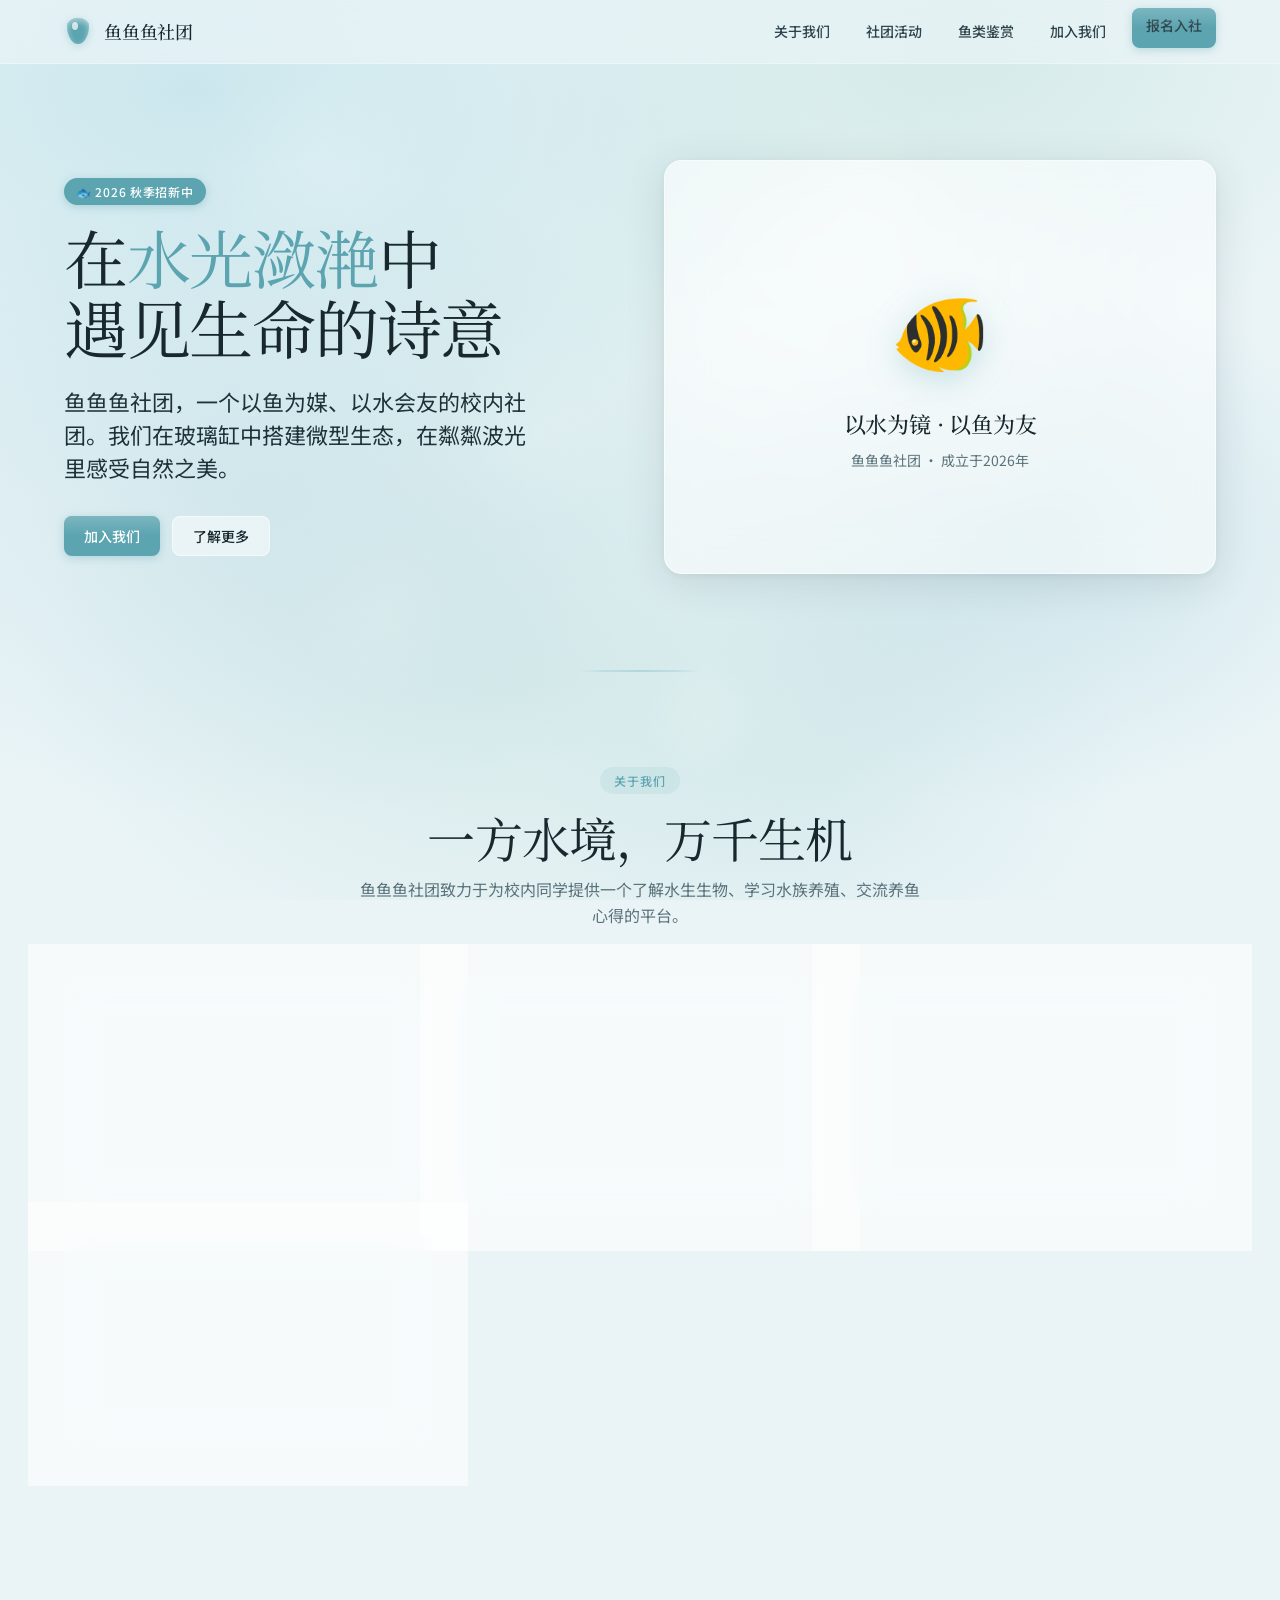
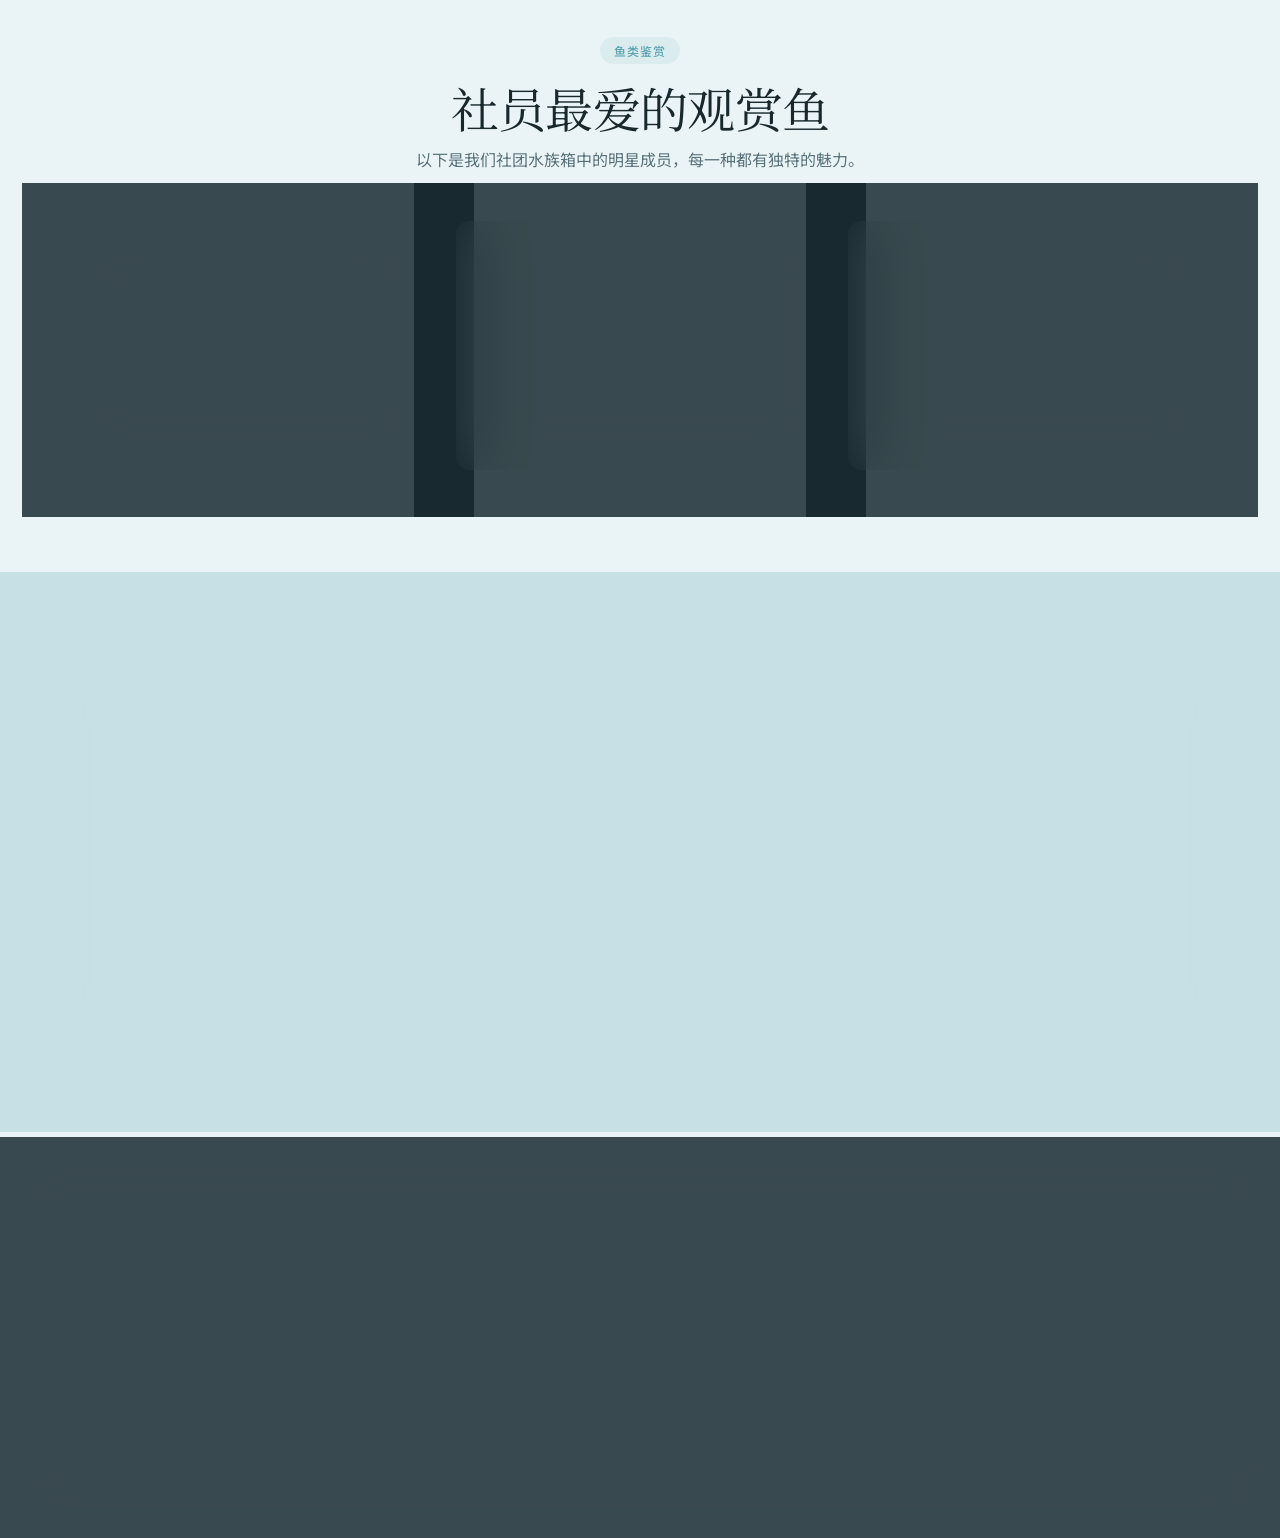
<file: index.html>
<!DOCTYPE html>
<html lang="zh-CN">
<head>
    <meta charset="UTF-8">
    <meta name="viewport" content="width=device-width, initial-scale=1.0">
    <title>鱼鱼鱼社团 — 校内养鱼社团</title>
    <!-- Google Fonts: 衬线标题 + 无衬线正文 -->
    <link rel="preconnect" href="https://fonts.googleapis.com">
    <link rel="preconnect" href="https://fonts.gstatic.com" crossorigin>
    <link href="https://fonts.googleapis.com/css2?family=Noto+Serif+SC:wght@400;500&family=Noto+Sans+SC:wght@400;500&family=Inter:wght@400;500&family=Cormorant+Garamond:ital,wght@0,400;0,500;1,400&display=swap" rel="stylesheet">
    <link href="./index.css" rel="stylesheet">
    <link rel="icon" type="image/png" href="./icon.png">
    <script src="./index.js"></script>
    <!--<script>location.replace("https://hhhawa.github.io/News/newsindex.html")</script>-->
</head>
<body>

    <!-- ========================================
    气泡装饰层
    ======================================== -->
    <div class="bubbles-container" aria-hidden="true">
        <div class="bubble" style="left:8%;width:22px;height:22px;--dur:9s;--delay:0s;--drift1:18px;--drift2:-12px;--drift3:22px;--drift4:-8px;"></div>
        <div class="bubble" style="left:18%;width:14px;height:14px;--dur:11s;--delay:2s;--drift1:-15px;--drift2:20px;--drift3:-10px;--drift4:14px;"></div>
        <div class="bubble" style="left:28%;width:30px;height:30px;--dur:8s;--delay:4s;--drift1:25px;--drift2:-18px;--drift3:15px;--drift4:-22px;"></div>
        <div class="bubble" style="left:42%;width:10px;height:10px;--dur:12s;--delay:1s;--drift1:-8px;--drift2:12px;--drift3:-16px;--drift4:10px;"></div>
        <div class="bubble" style="left:55%;width:18px;height:18px;--dur:10s;--delay:3s;--drift1:20px;--drift2:-14px;--drift3:18px;--drift4:-12px;"></div>
        <div class="bubble" style="left:62%;width:26px;height:26px;--dur:7s;--delay:5s;--drift1:-20px;--drift2:16px;--drift3:-24px;--drift4:18px;"></div>
        <div class="bubble" style="left:72%;width:12px;height:12px;--dur:13s;--delay:1.5s;--drift1:10px;--drift2:-10px;--drift3:12px;--drift4:-6px;"></div>
        <div class="bubble" style="left:80%;width:20px;height:20px;--dur:9.5s;--delay:6s;--drift1:-14px;--drift2:22px;--drift3:-18px;--drift4:16px;"></div>
        <div class="bubble" style="left:90%;width:16px;height:16px;--dur:8.5s;--delay:3.5s;--drift1:16px;--drift2:-20px;--drift3:10px;--drift4:-14px;"></div>
        <div class="bubble" style="left:35%;width:8px;height:8px;--dur:14s;--delay:7s;--drift1:-6px;--drift2:8px;--drift3:-10px;--drift4:6px;"></div>
        <div class="bubble" style="left:48%;width:24px;height:24px;--dur:10.5s;--delay:2.5s;--drift1:22px;--drift2:-16px;--drift3:20px;--drift4:-10px;"></div>
        <div class="bubble" style="left:68%;width:15px;height:15px;--dur:11.5s;--delay:4.5s;--drift1:-12px;--drift2:18px;--drift3:-14px;--drift4:12px;"></div>
    </div>

    <!-- ========================================
    顶部导航
    ======================================== -->
    <nav class="top-nav" id="topNav" role="navigation" aria-label="主导航">
        <div class="nav-inner">
            <a href="#" class="nav-brand" aria-label="鱼鱼鱼社团 首页">
                <span class="nav-brand-mark">
                    <span class="water-drop-mark"></span>
                </span>
                鱼鱼鱼社团
            </a>
            <button class="hamburger" id="hamburgerBtn" aria-label="菜单" aria-expanded="false">
                <span></span>
                <span></span>
                <span></span>
            </button>
            <ul class="nav-links" id="navLinks">
                <li><a href="#about">关于我们</a></li>
                <li><a href="/News/newsindex.html">社团活动</a></li>
                <li><a href="#fish-showcase">鱼类鉴赏</a></li>
                <li><a href="#join">加入我们</a></li>
                <li><a href="#join" class="btn-primary" style="margin-left:4px;">报名入社</a></li>
            </ul>
        </div>
    </nav>

    <!-- ========================================
    HERO 区域
    ======================================== -->
    <section class="hero-band" id="hero" aria-labelledby="hero-heading">
        <div class="container">
            <div class="hero-grid">
                <div class="hero-content">
                    <span class="badge-accent" style="margin-bottom:var(--spacing-md);display:inline-block;">🐟 2026 秋季招新中</span>
                    <h1 id="hero-heading">
                        在<span class="highlight">水光潋滟</span>中<br>遇见生命的诗意
                    </h1>
                    <p class="hero-subtitle">
                        鱼鱼鱼社团，一个以鱼为媒、以水会友的校内社团。我们在玻璃缸中搭建微型生态，在粼粼波光里感受自然之美。
                    </p>
                    <div class="hero-buttons">
                        <a href="#join" class="btn-primary">加入我们</a>
                        <a href="#about" class="btn-secondary">了解更多</a>
                    </div>
                </div>
                <div class="hero-glass-card" aria-hidden="true">
                    <div class="hero-card-inner">
                        <span class="hero-fish-icon">🐠</span>
                        <p class="hero-card-label">以水为镜 · 以鱼为友</p>
                        <p class="hero-card-sub">鱼鱼鱼社团 · 成立于2026年</p>
                    </div>
                </div>
            </div>
        </div>
    </section>

    <hr class="water-ripple-divider" aria-hidden="true">

    <!-- ========================================
    关于我们 — 磨砂玻璃卡片
    ======================================== -->
    <section class="features-section" id="about" aria-labelledby="about-heading">
        <div class="container">
            <div class="section-header">
                <span class="section-tag">关于我们</span>
                <h2 id="about-heading">一方水境，万千生机</h2>
                <p>鱼鱼鱼社团致力于为校内同学提供一个了解水生生物、学习水族养殖、交流养鱼心得的平台。</p>
            </div>
            <div class="features-grid">
                <article class="feature-card">
                    <div class="feature-card-icon">📚</div>
                    <h3>养鱼知识分享</h3>
                    <p>定期举办养鱼讲座，涵盖水质管理、鱼病防治、水草养护等实用知识，从新手到资深鱼友都能有所收获。</p>
                </article>
                <article class="feature-card">
                    <div class="feature-card-icon">🔬</div>
                    <h3>生态缸实践</h3>
                    <p>动手搭建微型水族生态缸，学习硝化系统建立、水草种植与布景设计，将理论付诸实践。</p>
                </article>
                
                <article class="feature-card">
                    <div class="feature-card-icon">🎨</div>
                    <h3>水族造景工坊</h3>
                    <p>学习水族造景美学，从沉木选材到石材堆叠，亲手设计独一无二的水下景观。</p>
                </article>
                <article class="feature-card">
                    <div class="feature-card-icon">🤝</div>
                    <h3>鱼友互助社群</h3>
                    <p>建立校内鱼友网络，分享养鱼资源、交换鱼苗、互助照看鱼缸，让养鱼不再孤单。</p>
            </div>
        </div>
    </section>

    <!-- ========================================
    鱼类鉴赏 — 深海玻璃卡片
    ======================================== -->
    <section class="dark-cards-section" id="fish-showcase" aria-labelledby="showcase-heading">
        <div class="container">
            <div class="section-header">
                <span class="section-tag">鱼类鉴赏</span>
                <h2 id="showcase-heading" style="color:var(--color-ink);">社员最爱的观赏鱼</h2>
                <p>以下是我们社团水族箱中的明星成员，每一种都有独特的魅力。</p>
            </div>
            <div class="dark-cards-grid">
                <article class="dark-glass-card">
                    <div class="dark-card-top">
                        <span class="dark-card-dot"></span>
                        <span class="dark-card-tag">淡水热带鱼</span>
                    </div>
                    <h3>泰国斗鱼</h3>
                    <p>拥有华丽的鳍片与丰富的色彩变异，适合单独饲养。社团培育了半月、冠尾等多个品系，是新手入门的绝佳选择。</p>
                    <span class="dark-card-highlight">品种数: 12+</span>
                </article>
                <article class="dark-glass-card">
                    <div class="dark-card-top">
                        <span class="dark-card-dot" style="background:var(--color-accent-amber);box-shadow:0 0 10px rgba(212,168,80,0.6);"></span>
                        <span class="dark-card-tag">冷水观赏鱼</span>
                    </div>
                    <h3>兰寿金鱼</h3>
                    <p>憨态可掬的蛋种金鱼，背弓优美、游姿雍容。社团鱼缸中的兰寿来自南京鱼场，是中式水族美学的代表。</p>
                    <span class="dark-card-highlight">饲养水温: 18-24°C</span>
                </article>
                <article class="dark-glass-card">
                    <div class="dark-card-top">
                        <span class="dark-card-dot" style="background:var(--color-accent-coral-soft);box-shadow:0 0 10px rgba(196,125,106,0.6);"></span>
                        <span class="dark-card-tag">小型灯鱼</span>
                    </div>
                    <h3>宝莲灯鱼</h3>
                    <p>体侧闪耀着霓虹般的蓝绿光泽，群游时如同一串流动的宝石。社团的草缸中有超过50尾宝莲灯，蔚为壮观。</p>
                    <span class="dark-card-highlight">群游数量: 50+</span>
                </article>
            </div>
        </div>
    </section>

    <!-- ========================================
    CTA 水蓝玻璃全宽
    ======================================== -->
    <section class="cta-band" id="join" aria-labelledby="cta-heading">
        <div class="cta-band-inner">
            <h2 id="cta-heading">准备好踏入水族的世界了吗？</h2>
            <p>无论你是养鱼多年的资深玩家，还是对水族充满好奇的零基础新手，鱼鱼鱼社团都欢迎你的加入。</p>
            <a href="./qvnQR.png" class="btn-primary">立即报名入社</a>
            <p style="font-size:var(--text-caption);color:var(--color-muted);margin-top:var(--spacing-md);position:relative;z-index:1;">
                招新时间：2025年9月 · 地点：学生活动中心一层
            </p>
        </div>
    </section>

    <!-- ========================================
    页脚 — 深海玻璃
    ======================================== -->
    <footer class="site-footer" role="contentinfo">
        <div class="footer-grid">
            <div class="footer-col">
                <div class="footer-brand">
                    <span class="water-drop-mark"></span>
                    <span>鱼鱼鱼社团</span>
                </div>
                <p style="color:var(--color-on-dark-soft);font-size:var(--text-body-sm);line-height:1.6;">
                    以水为镜，以鱼为友<br>校内最具生机与美感的社团
                </p>
            </div>
            <div class="footer-col">
                <h4>社团导航</h4>
                <ul>
                    <li><a href="#about">关于我们</a></li>
                    <li><a href="#activities">社团活动</a></li>
                    <li><a href="#fish-showcase">鱼类鉴赏</a></li>
                    <li><a href="#join">加入我们</a></li>
                </ul>
            </div>
            <div class="footer-col">
                <h4>学习资源</h4>
                <ul>
                    <li><a href="#">养鱼入门指南</a></li>
                    <li><a href="#">水质管理手册</a></li>
                    <li><a href="#">水草种植教程</a></li>
                    <li><a href="#">鱼病防治百科</a></li>
                </ul>
            </div>
            <div class="footer-col">
                <h4>联系我们</h4>
                <ul>
                    <li><a href="">📧 社团邮箱：hellohhhawa@outlook.com</a></li>
                    <li><a href="">💬 微信群：awa</a></li>
                    <li><a href="">📍 二楼图书馆</a></li>
                    <li><a href="">🕐 每周四下午开放</a></li>
                </ul>
            </div>
        </div>
        <div class="footer-bottom">
            <p>&copy; 2026 鱼鱼鱼社团 · 校内养鱼社团 · 保留所有权利</p>
        </div>
    </footer>

    
</body>
</html>
</file>
<file: index.css>
:root {
    /* ========================================
    LIQUID GLASS DESIGN TOKENS
               基于原设计系统结构，转换为液态玻璃美学
               ======================================== */

    /* --- 品牌色系：水蓝碧波 --- */
    --color-primary: #5ba4b0;
    --color-primary-active: #3d8794;
    --color-primary-disabled: #c8e2e7;
    --color-primary-glow: rgba(91, 164, 176, 0.35);

    /* --- 强调色 --- */
    --color-accent-teal: #4db8a0;
    --color-accent-amber: #d4a850;
    --color-accent-coral-soft: #c47d6a;

    /* --- 文字色 --- */
    --color-ink: #18282d;
    --color-body-strong: #1e3239;
    --color-body: #2e444c;
    --color-muted: #5a727a;
    --color-muted-soft: #7d949b;

    /* --- 浅色表面（玻璃白/水色） --- */
    --color-canvas: #eaf4f7;
    --color-canvas-warm: #ecf5f6;
    --color-surface-soft: #e0eef2;
    --color-surface-card: rgba(255, 255, 255, 0.55);
    --color-surface-card-hover: rgba(255, 255, 255, 0.72);
    --color-surface-cream-strong: rgba(255, 255, 255, 0.7);

    /* --- 深色表面（深海玻璃） --- */
    --color-surface-dark: rgba(18, 36, 42, 0.82);
    --color-surface-dark-elevated: rgba(28, 48, 55, 0.88);
    --color-surface-dark-soft: rgba(22, 40, 47, 0.78);

    /* --- 边框/分割线 --- */
    --color-hairline: rgba(255, 255, 255, 0.55);
    --color-hairline-soft: rgba(255, 255, 255, 0.35);
    --color-hairline-dark: rgba(255, 255, 255, 0.12);

    /* --- 语义色 --- */
    --color-on-primary: #ffffff;
    --color-on-dark: #eaf4f7;
    --color-on-dark-soft: #9bb5bd;
    --color-success: #5db892;
    --color-warning: #d4a840;
    --color-error: #c45555;

    /* --- 排版：保留衬线标题+无衬线正文结构 --- */
    --font-display: 'Noto Serif SC', 'Cormorant Garamond', 'STSong', '华文宋体', 'Georgia', 'Times New Roman', serif;
    --font-body: 'Noto Sans SC', 'Inter', 'PingFang SC', 'Microsoft YaHei', -apple-system, BlinkMacSystemFont, 'Segoe UI', sans-serif;
    --font-code: 'JetBrains Mono', 'SF Mono', 'Cascadia Code', ui-monospace, monospace;

    /* 字号层级（保留原系统结构，微调适配中文） */
    --text-display-xl: 4rem;
    --text-display-lg: 3rem;
    --text-display-md: 2.25rem;
    --text-display-sm: 1.75rem;
    --text-title-lg: 1.375rem;
    --text-title-md: 1.125rem;
    --text-title-sm: 1rem;
    --text-body-md: 1rem;
    --text-body-sm: 0.875rem;
    --text-caption: 0.8125rem;
    --text-caption-upper: 0.75rem;
    --text-button: 0.875rem;
    --text-nav: 0.875rem;

    /* --- 圆角 --- */
    --rounded-xs: 4px;
    --rounded-sm: 6px;
    --rounded-md: 8px;
    --rounded-lg: 14px;
    --rounded-xl: 18px;
    --rounded-pill: 9999px;
    --rounded-full: 9999px;

    /* --- 间距 --- */
    --spacing-xxs: 4px;
    --spacing-xs: 8px;
    --spacing-sm: 12px;
    --spacing-md: 16px;
    --spacing-lg: 24px;
    --spacing-xl: 32px;
    --spacing-xxl: 48px;
    --spacing-section: 96px;

    /* --- 玻璃特效 --- */
    --glass-blur: 18px;
    --glass-blur-strong: 28px;
    --glass-blur-light: 10px;
    --glass-border: 1px solid rgba(255, 255, 255, 0.5);
    --glass-border-soft: 1px solid rgba(255, 255, 255, 0.3);
    --glass-border-dark: 1px solid rgba(255, 255, 255, 0.13);
    --glass-shadow: 0 4px 24px rgba(30, 50, 55, 0.08), 0 1px 4px rgba(30, 50, 55, 0.04);
    --glass-shadow-elevated: 0 8px 40px rgba(30, 50, 55, 0.12), 0 2px 8px rgba(30, 50, 55, 0.06);
    --glass-shadow-dark: 0 4px 28px rgba(0, 0, 0, 0.2), 0 1px 4px rgba(0, 0, 0, 0.1);

    /* --- 过渡 --- */
    --transition-fast: 180ms cubic-bezier(0.4, 0, 0.2, 1);
    --transition-smooth: 300ms cubic-bezier(0.4, 0, 0.2, 1);
    --transition-spring: 400ms cubic-bezier(0.34, 1.56, 0.64, 1);
}

/* ========================================
           RESET & BASE
           ======================================== */
*,
*::before,
*::after {
    box-sizing: border-box;
    margin: 0;
    padding: 0;
}

html {
    scroll-behavior: smooth;
    font-size: 16px;
    -webkit-font-smoothing: antialiased;
    -moz-osx-font-smoothing: grayscale;
}

body {
    font-family: var(--font-body);
    font-size: var(--text-body-md);
    font-weight: 400;
    line-height: 1.6;
    color: var(--color-body);
    background: var(--color-canvas);
    min-height: 100vh;
    overflow-x: hidden;
    position: relative;
    /* 水光焦散背景 */
    background-image:
        /* 大光斑 - 模拟水底光折射 */
        radial-gradient(ellipse 900px 600px at 15% 10%, rgba(165, 215, 225, 0.45) 0%, transparent 70%),
        radial-gradient(ellipse 700px 500px at 75% 5%, rgba(180, 220, 210, 0.4) 0%, transparent 65%),
        radial-gradient(ellipse 650px 550px at 50% 30%, rgba(200, 230, 225, 0.3) 0%, transparent 60%),
        radial-gradient(ellipse 800px 500px at 20% 55%, rgba(170, 210, 220, 0.35) 0%, transparent 65%),
        radial-gradient(ellipse 600px 450px at 80% 60%, rgba(160, 205, 215, 0.4) 0%, transparent 60%),
        radial-gradient(ellipse 750px 500px at 40% 75%, rgba(175, 215, 210, 0.35) 0%, transparent 65%),
        radial-gradient(ellipse 500px 400px at 65% 85%, rgba(185, 220, 220, 0.3) 0%, transparent 60%),
        /* 微小的焦散光点 */
        radial-gradient(circle 120px at 25% 18%, rgba(255, 255, 255, 0.5) 0%, transparent 100%),
        radial-gradient(circle 80px at 68% 22%, rgba(255, 255, 255, 0.4) 0%, transparent 100%),
        radial-gradient(circle 100px at 42% 48%, rgba(255, 255, 255, 0.35) 0%, transparent 100%),
        radial-gradient(circle 70px at 78% 52%, rgba(255, 255, 255, 0.4) 0%, transparent 100%),
        radial-gradient(circle 90px at 30% 68%, rgba(255, 255, 255, 0.35) 0%, transparent 100%),
        radial-gradient(circle 60px at 55% 80%, rgba(255, 255, 255, 0.4) 0%, transparent 100%);
    background-attachment: fixed;
    background-color: var(--color-canvas);
}

/* --- 气泡容器 --- */
.bubbles-container {
    position: fixed;
    inset: 0;
    pointer-events: none;
    z-index: 0;
    overflow: hidden;
}

.bubble {
    position: absolute;
    border-radius: 50%;
    background: radial-gradient(circle at 35% 30%,
            rgba(255, 255, 255, 0.7) 0%,
            rgba(200, 225, 230, 0.35) 40%,
            rgba(180, 210, 220, 0.1) 70%,
            transparent 100%);
    box-shadow:
        inset 0 2px 6px rgba(255, 255, 255, 0.6),
        0 0 12px rgba(160, 210, 220, 0.2);
    animation: float-up var(--dur) ease-in infinite;
    animation-delay: var(--delay);
    opacity: 0;
    will-change: transform, opacity;
}

@keyframes float-up {
    0% {
        transform: translateY(105vh) translateX(0) scale(0.6);
        opacity: 0;
    }

    8% {
        opacity: 0.7;
    }

    25% {
        transform: translateY(72vh) translateX(var(--drift1)) scale(1);
        opacity: 0.65;
    }

    50% {
        transform: translateY(40vh) translateX(var(--drift2)) scale(1.05);
        opacity: 0.5;
    }

    75% {
        transform: translateY(15vh) translateX(var(--drift3)) scale(0.9);
        opacity: 0.25;
    }

    100% {
        transform: translateY(-8vh) translateX(var(--drift4)) scale(0.5);
        opacity: 0;
    }
}

/* --- 水纹装饰线 --- */
.water-ripple-divider {
    width: 100%;
    height: 1px;
    background: none;
    border: none;
    position: relative;
    overflow: visible;
    margin: 0;
    opacity: 0.5;
}

.water-ripple-divider::after {
    content: '';
    position: absolute;
    left: 50%;
    top: 50%;
    transform: translate(-50%, -50%);
    width: 120px;
    height: 2px;
    background: linear-gradient(90deg,
            transparent 0%,
            rgba(140, 195, 205, 0.6) 20%,
            rgba(120, 185, 195, 0.8) 50%,
            rgba(140, 195, 205, 0.6) 80%,
            transparent 100%);
    border-radius: 2px;
}

/* ========================================
           LAYOUT CONTAINER
           ======================================== */
.container {
    max-width: 1200px;
    margin: 0 auto;
    padding: 0 var(--spacing-lg);
    position: relative;
    z-index: 1;
}

/* ========================================
           TOP NAVIGATION — 磨砂玻璃导航
           ======================================== */
.top-nav {
    position: sticky;
    top: 0;
    z-index: 100;
    height: 64px;
    background: rgba(234, 244, 247, 0.7);
    backdrop-filter: blur(var(--glass-blur-strong));
    -webkit-backdrop-filter: blur(var(--glass-blur-strong));
    border-bottom: var(--glass-border-soft);
    display: flex;
    align-items: center;
    transition: background var(--transition-smooth), box-shadow var(--transition-smooth);
}

.top-nav.scrolled {
    background: rgba(234, 244, 247, 0.85);
    box-shadow: 0 2px 20px rgba(30, 50, 55, 0.08);
}

.nav-inner {
    display: flex;
    align-items: center;
    justify-content: space-between;
    width: 100%;
    max-width: 1200px;
    margin: 0 auto;
    padding: 0 var(--spacing-lg);
}

.nav-brand {
    display: flex;
    align-items: center;
    gap: var(--spacing-sm);
    text-decoration: none;
    color: var(--color-ink);
    font-family: var(--font-display);
    font-size: var(--text-title-md);
    font-weight: 500;
    letter-spacing: -0.01em;
    white-space: nowrap;
}

.nav-brand-mark {
    width: 28px;
    height: 28px;
    flex-shrink: 0;
    position: relative;
    display: flex;
    align-items: center;
    justify-content: center;
}

/* 水滴品牌标记 */
.water-drop-mark {
    width: 22px;
    height: 26px;
    background: var(--color-primary);
    border-radius: 50% 50% 50% 50% / 30% 30% 70% 70%;
    position: relative;
    box-shadow:
        inset 0 3px 6px rgba(255, 255, 255, 0.5),
        0 2px 8px rgba(91, 164, 176, 0.3);
    animation: drop-shimmer 3s ease-in-out infinite;
}

.water-drop-mark::after {
    content: '';
    position: absolute;
    top: 4px;
    left: 5px;
    width: 6px;
    height: 8px;
    background: rgba(255, 255, 255, 0.7);
    border-radius: 50%;
}

@keyframes drop-shimmer {

    0%,
    100% {
        box-shadow: inset 0 3px 6px rgba(255, 255, 255, 0.5), 0 2px 8px rgba(91, 164, 176, 0.3);
    }

    50% {
        box-shadow: inset 0 3px 8px rgba(255, 255, 255, 0.7), 0 3px 14px rgba(91, 164, 176, 0.5);
    }
}

.nav-links {
    display: flex;
    align-items: center;
    gap: var(--spacing-xs);
    list-style: none;
    flex-wrap: wrap;
    justify-content: flex-end;
}

.nav-links a {
    display: inline-block;
    padding: 8px 14px;
    text-decoration: none;
    color: var(--color-body);
    font-family: var(--font-body);
    font-size: var(--text-nav);
    font-weight: 500;
    line-height: 1.4;
    letter-spacing: 0;
    border-radius: var(--rounded-md);
    transition: all var(--transition-fast);
    white-space: nowrap;
}

.nav-links a:hover {
    background: rgba(255, 255, 255, 0.5);
    color: var(--color-ink);
}

/* 按钮 — 主按钮（水蓝玻璃） */
.btn-primary {
    display: inline-flex;
    align-items: center;
    justify-content: center;
    background: var(--color-primary);
    color: var(--color-on-primary);
    font-family: var(--font-body);
    font-size: var(--text-button);
    font-weight: 500;
    line-height: 1;
    padding: 12px 20px;
    height: 40px;
    border: none;
    border-radius: var(--rounded-md);
    cursor: pointer;
    text-decoration: none;
    white-space: nowrap;
    transition: all var(--transition-fast);
    box-shadow: 0 2px 8px var(--color-primary-glow);
    position: relative;
    overflow: hidden;
}

.btn-primary::after {
    content: '';
    position: absolute;
    inset: 0;
    background: linear-gradient(180deg,
            rgba(255, 255, 255, 0.2) 0%,
            transparent 50%);
    border-radius: inherit;
    pointer-events: none;
}

.btn-primary:hover {
    background: var(--color-primary-active);
    box-shadow: 0 4px 16px rgba(61, 135, 148, 0.4);
    transform: translateY(-1px);
}

.btn-primary:active {
    background: var(--color-primary-active);
    transform: translateY(0);
    box-shadow: 0 1px 4px rgba(61, 135, 148, 0.3);
}

/* 次要按钮 */
.btn-secondary {
    display: inline-flex;
    align-items: center;
    justify-content: center;
    background: rgba(255, 255, 255, 0.5);
    backdrop-filter: blur(var(--glass-blur-light));
    -webkit-backdrop-filter: blur(var(--glass-blur-light));
    color: var(--color-ink);
    font-family: var(--font-body);
    font-size: var(--text-button);
    font-weight: 500;
    line-height: 1;
    padding: 12px 20px;
    height: 40px;
    border: var(--glass-border);
    border-radius: var(--rounded-md);
    cursor: pointer;
    text-decoration: none;
    white-space: nowrap;
    transition: all var(--transition-fast);
}

.btn-secondary:hover {
    background: rgba(255, 255, 255, 0.7);
    box-shadow: var(--glass-shadow);
    border-color: rgba(255, 255, 255, 0.65);
}

/* 暗色表面上的次要按钮 */
.btn-secondary-on-dark {
    display: inline-flex;
    align-items: center;
    justify-content: center;
    background: var(--color-surface-dark-elevated);
    color: var(--color-on-dark);
    font-family: var(--font-body);
    font-size: var(--text-button);
    font-weight: 500;
    line-height: 1;
    padding: 12px 20px;
    height: 40px;
    border: var(--glass-border-dark);
    border-radius: var(--rounded-md);
    cursor: pointer;
    text-decoration: none;
    white-space: nowrap;
    transition: all var(--transition-fast);
    backdrop-filter: blur(var(--glass-blur-light));
    -webkit-backdrop-filter: blur(var(--glass-blur-light));
}

.btn-secondary-on-dark:hover {
    background: rgba(40, 58, 64, 0.9);
    border-color: rgba(255, 255, 255, 0.25);
}

/* 文字链接 */
.text-link {
    color: var(--color-primary);
    text-decoration: none;
    font-weight: 500;
    transition: color var(--transition-fast);
    position: relative;
}

.text-link::after {
    content: '';
    position: absolute;
    bottom: -1px;
    left: 0;
    width: 100%;
    height: 1px;
    background: var(--color-primary);
    transform: scaleX(0);
    transform-origin: right;
    transition: transform var(--transition-smooth);
}

.text-link:hover::after {
    transform: scaleX(1);
    transform-origin: left;
}

.text-link:hover {
    color: var(--color-primary-active);
}

/* --- 汉堡菜单（移动端） --- */
.hamburger {
    display: none;
    flex-direction: column;
    gap: 5px;
    cursor: pointer;
    padding: 8px;
    z-index: 101;
    background: none;
    border: none;
    width: 36px;
    height: 28px;
    justify-content: center;
}

.hamburger span {
    display: block;
    width: 22px;
    height: 2px;
    background: var(--color-ink);
    border-radius: 2px;
    transition: var(--transition-fast);
}

.hamburger.active span:nth-child(1) {
    transform: rotate(45deg) translate(5px, 5px);
}

.hamburger.active span:nth-child(2) {
    opacity: 0;
}

.hamburger.active span:nth-child(3) {
    transform: rotate(-45deg) translate(5px, -5px);
}

/* ========================================
           HERO BAND
           ======================================== */
.hero-band {
    padding: var(--spacing-section) 0;
    position: relative;
    z-index: 1;
}

.hero-grid {
    display: grid;
    grid-template-columns: 1fr 1fr;
    gap: var(--spacing-xxl);
    align-items: center;
}

.hero-content h1 {
    font-family: var(--font-display);
    font-size: var(--text-display-xl);
    font-weight: 400;
    line-height: 1.1;
    letter-spacing: -0.02em;
    color: var(--color-ink);
    margin-bottom: var(--spacing-lg);
}

.hero-content h1 .highlight {
    color: var(--color-primary);
    position: relative;
}

.hero-content .hero-subtitle {
    font-family: var(--font-body);
    font-size: var(--text-title-lg);
    font-weight: 400;
    line-height: 1.5;
    color: var(--color-body-strong);
    margin-bottom: var(--spacing-xl);
    max-width: 480px;
}

.hero-buttons {
    display: flex;
    gap: var(--spacing-sm);
    flex-wrap: wrap;
}

/* Hero 玻璃卡片 */
.hero-glass-card {
    background: var(--color-surface-card);
    backdrop-filter: blur(var(--glass-blur));
    -webkit-backdrop-filter: blur(var(--glass-blur));
    border: var(--glass-border);
    border-radius: var(--rounded-xl);
    padding: var(--spacing-xl);
    box-shadow: var(--glass-shadow-elevated);
    position: relative;
    overflow: hidden;
    aspect-ratio: 4/3;
    display: flex;
    align-items: center;
    justify-content: center;
    min-height: 320px;
}

.hero-glass-card::before {
    content: '';
    position: absolute;
    inset: 0;
    background: radial-gradient(ellipse at 30% 25%,
            rgba(255, 255, 255, 0.4) 0%,
            transparent 60%);
    border-radius: inherit;
    pointer-events: none;
}

.hero-card-inner {
    text-align: center;
    position: relative;
    z-index: 1;
}

.hero-fish-icon {
    font-size: 5rem;
    display: block;
    margin-bottom: var(--spacing-md);
    animation: swim-gently 4s ease-in-out infinite;
    filter: drop-shadow(0 8px 16px rgba(91, 164, 176, 0.3));
}

@keyframes swim-gently {

    0%,
    100% {
        transform: translateX(0) translateY(0);
    }

    25% {
        transform: translateX(8px) translateY(-5px);
    }

    50% {
        transform: translateX(-4px) translateY(3px);
    }

    75% {
        transform: translateX(6px) translateY(-2px);
    }
}

.hero-card-label {
    font-family: var(--font-display);
    font-size: var(--text-title-lg);
    color: var(--color-ink);
    font-weight: 500;
    letter-spacing: -0.01em;
}

.hero-card-sub {
    font-family: var(--font-body);
    font-size: var(--text-body-sm);
    color: var(--color-muted);
    margin-top: var(--spacing-xs);
}

/* ========================================
           SECTION TITLES
           ======================================== */
.section-header {
    text-align: center;
    margin-bottom: var(--spacing-xxl);
}

.section-header h2 {
    font-family: var(--font-display);
    font-size: var(--text-display-lg);
    font-weight: 400;
    line-height: 1.15;
    letter-spacing: -0.015em;
    color: var(--color-ink);
    margin-bottom: var(--spacing-sm);
}

.section-header .section-tag {
    display: inline-block;
    font-family: var(--font-body);
    font-size: var(--text-caption-upper);
    font-weight: 500;
    letter-spacing: 0.08em;
    text-transform: uppercase;
    color: var(--color-primary);
    background: rgba(91, 164, 176, 0.1);
    padding: 4px 14px;
    border-radius: var(--rounded-pill);
    margin-bottom: var(--spacing-md);
}

.section-header p {
    font-family: var(--font-body);
    font-size: var(--text-body-md);
    color: var(--color-muted);
    max-width: 560px;
    margin: 0 auto;
    line-height: 1.6;
}

/* ========================================
           FEATURE CARDS — 磨砂玻璃卡片
           ======================================== */
.features-section {
    padding: var(--spacing-section) 0;
    position: relative;
    z-index: 1;
}

.features-grid {
    display: grid;
    grid-template-columns: repeat(3, 1fr);
    gap: var(--spacing-lg);
}

.feature-card {
    background: var(--color-surface-card);
    backdrop-filter: blur(var(--glass-blur));
    -webkit-backdrop-filter: blur(var(--glass-blur));
    border: var(--glass-border);
    border-radius: var(--rounded-lg);
    padding: var(--spacing-xl);
    box-shadow: var(--glass-shadow);
    transition: all var(--transition-smooth);
    position: relative;
    overflow: hidden;
}

.feature-card::before {
    content: '';
    position: absolute;
    top: 0;
    left: 0;
    right: 0;
    height: 3px;
    background: linear-gradient(90deg,
            transparent 0%,
            rgba(255, 255, 255, 0.7) 30%,
            rgba(180, 210, 220, 0.5) 50%,
            rgba(255, 255, 255, 0.7) 70%,
            transparent 100%);
    border-radius: var(--rounded-lg) var(--rounded-lg) 0 0;
    opacity: 0;
    transition: opacity var(--transition-smooth);
}

.feature-card:hover {
    background: var(--color-surface-card-hover);
    box-shadow: var(--glass-shadow-elevated);
    transform: translateY(-3px);
    border-color: rgba(255, 255, 255, 0.65);
}

.feature-card:hover::before {
    opacity: 1;
}

.feature-card-icon {
    width: 48px;
    height: 48px;
    border-radius: var(--rounded-md);
    background: rgba(91, 164, 176, 0.12);
    display: flex;
    align-items: center;
    justify-content: center;
    font-size: 1.5rem;
    margin-bottom: var(--spacing-md);
    transition: all var(--transition-smooth);
}

.feature-card:hover .feature-card-icon {
    background: rgba(91, 164, 176, 0.2);
    box-shadow: 0 0 20px rgba(91, 164, 176, 0.15);
}

.feature-card h3 {
    font-family: var(--font-display);
    font-size: var(--text-title-md);
    font-weight: 500;
    line-height: 1.35;
    letter-spacing: -0.005em;
    color: var(--color-ink);
    margin-bottom: var(--spacing-sm);
}

.feature-card p {
    font-family: var(--font-body);
    font-size: var(--text-body-sm);
    line-height: 1.6;
    color: var(--color-muted);
}

/* ========================================
           DARK GLASS CARDS — 深海玻璃展示
           ======================================== */
.dark-cards-section {
    padding: var(--spacing-section) 0;
    position: relative;
    z-index: 1;
}

.dark-cards-grid {
    display: grid;
    grid-template-columns: repeat(3, 1fr);
    gap: var(--spacing-lg);
}

.dark-glass-card {
    background: var(--color-surface-dark);
    backdrop-filter: blur(var(--glass-blur-strong));
    -webkit-backdrop-filter: blur(var(--glass-blur-strong));
    border: var(--glass-border-dark);
    border-radius: var(--rounded-lg);
    padding: var(--spacing-xl);
    box-shadow: var(--glass-shadow-dark);
    color: var(--color-on-dark);
    transition: all var(--transition-smooth);
    position: relative;
    overflow: hidden;
}

.dark-glass-card::after {
    content: '';
    position: absolute;
    top: -50%;
    left: -50%;
    width: 200%;
    height: 200%;
    background: radial-gradient(ellipse at 30% 20%,
            rgba(255, 255, 255, 0.06) 0%,
            transparent 50%);
    pointer-events: none;
    transition: all var(--transition-smooth);
}

.dark-glass-card:hover {
    background: var(--color-surface-dark-elevated);
    border-color: rgba(255, 255, 255, 0.2);
    box-shadow: 0 8px 40px rgba(0, 0, 0, 0.3);
    transform: translateY(-3px);
}

.dark-glass-card:hover::after {
    background: radial-gradient(ellipse at 30% 20%,
            rgba(255, 255, 255, 0.1) 0%,
            transparent 50%);
}

.dark-card-top {
    display: flex;
    align-items: center;
    gap: var(--spacing-sm);
    margin-bottom: var(--spacing-md);
    position: relative;
    z-index: 1;
}

.dark-card-dot {
    width: 10px;
    height: 10px;
    border-radius: 50%;
    background: var(--color-accent-teal);
    box-shadow: 0 0 10px rgba(77, 184, 160, 0.6);
    animation: pulse-dot 2s ease-in-out infinite;
}

@keyframes pulse-dot {

    0%,
    100% {
        box-shadow: 0 0 8px rgba(77, 184, 160, 0.5);
    }

    50% {
        box-shadow: 0 0 18px rgba(77, 184, 160, 0.8);
    }
}

.dark-card-tag {
    font-family: var(--font-body);
    font-size: var(--text-caption-upper);
    font-weight: 500;
    letter-spacing: 0.06em;
    text-transform: uppercase;
    color: var(--color-on-dark-soft);
}

.dark-glass-card h3 {
    font-family: var(--font-display);
    font-size: var(--text-title-md);
    font-weight: 500;
    line-height: 1.35;
    letter-spacing: -0.005em;
    color: var(--color-on-dark);
    margin-bottom: var(--spacing-sm);
    position: relative;
    z-index: 1;
}

.dark-glass-card p {
    font-family: var(--font-body);
    font-size: var(--text-body-sm);
    line-height: 1.6;
    color: var(--color-on-dark-soft);
    position: relative;
    z-index: 1;
}

.dark-card-highlight {
    display: inline-block;
    margin-top: var(--spacing-md);
    font-family: var(--font-code);
    font-size: 0.8rem;
    color: var(--color-accent-teal);
    background: rgba(77, 184, 160, 0.08);
    padding: 4px 10px;
    border-radius: var(--rounded-xs);
    position: relative;
    z-index: 1;
}

/* ========================================
           CTA BAND — 水蓝玻璃全宽
           ======================================== */
.cta-band {
    margin: var(--spacing-section) auto;
    max-width: 1200px;
    padding: 0 var(--spacing-lg);
    position: relative;
    z-index: 1;
}

.cta-band-inner {
    background: rgba(91, 164, 176, 0.25);
    backdrop-filter: blur(var(--glass-blur-strong));
    -webkit-backdrop-filter: blur(var(--glass-blur-strong));
    border: 1px solid rgba(255, 255, 255, 0.55);
    border-radius: var(--rounded-lg);
    padding: 64px var(--spacing-xxl);
    text-align: center;
    box-shadow: var(--glass-shadow-elevated), 0 0 60px rgba(91, 164, 176, 0.12);
    position: relative;
    overflow: hidden;
}

.cta-band-inner::before {
    content: '';
    position: absolute;
    inset: 0;
    background: radial-gradient(ellipse at 50% 30%,
            rgba(255, 255, 255, 0.35) 0%,
            transparent 55%);
    border-radius: inherit;
    pointer-events: none;
}

.cta-band-inner h2 {
    font-family: var(--font-display);
    font-size: var(--text-display-sm);
    font-weight: 400;
    line-height: 1.2;
    letter-spacing: -0.01em;
    color: var(--color-ink);
    margin-bottom: var(--spacing-md);
    position: relative;
    z-index: 1;
}

.cta-band-inner p {
    font-family: var(--font-body);
    font-size: var(--text-body-md);
    color: var(--color-body);
    margin-bottom: var(--spacing-xl);
    position: relative;
    z-index: 1;
    max-width: 500px;
    margin-left: auto;
    margin-right: auto;
}

.cta-band-inner .btn-primary {
    position: relative;
    z-index: 1;
    font-size: 1rem;
    padding: 14px 28px;
    height: 48px;
    border-radius: var(--rounded-md);
}

/* ========================================
           FOOTER — 深海玻璃页脚
           ======================================== */
.site-footer {
    background: var(--color-surface-dark);
    backdrop-filter: blur(var(--glass-blur-strong));
    -webkit-backdrop-filter: blur(var(--glass-blur-strong));
    border-top: var(--glass-border-dark);
    padding: 64px 0;
    color: var(--color-on-dark-soft);
    font-family: var(--font-body);
    font-size: var(--text-body-sm);
    position: relative;
    z-index: 1;
}

.footer-grid {
    display: grid;
    grid-template-columns: repeat(4, 1fr);
    gap: var(--spacing-xl);
    max-width: 1200px;
    margin: 0 auto;
    padding: 0 var(--spacing-lg);
}

.footer-col h4 {
    font-family: var(--font-display);
    font-size: var(--text-title-sm);
    font-weight: 500;
    color: var(--color-on-dark);
    margin-bottom: var(--spacing-md);
    letter-spacing: -0.005em;
}

.footer-col ul {
    list-style: none;
}

.footer-col ul li {
    margin-bottom: var(--spacing-xs);
}

.footer-col ul li a {
    color: var(--color-on-dark-soft);
    text-decoration: none;
    transition: color var(--transition-fast);
    font-size: var(--text-body-sm);
}

.footer-col ul li a:hover {
    color: var(--color-on-dark);
}

.footer-bottom {
    text-align: center;
    padding-top: var(--spacing-xl);
    margin-top: var(--spacing-xl);
    border-top: 1px solid rgba(255, 255, 255, 0.08);
    color: var(--color-on-dark-soft);
    font-size: var(--text-caption);
    max-width: 1200px;
    margin-left: auto;
    margin-right: auto;
    padding-left: var(--spacing-lg);
    padding-right: var(--spacing-lg);
}

.footer-brand {
    display: flex;
    align-items: center;
    gap: var(--spacing-xs);
    margin-bottom: var(--spacing-md);
}

.footer-brand .water-drop-mark {
    width: 18px;
    height: 20px;
}

.footer-brand span {
    font-family: var(--font-display);
    font-weight: 500;
    color: var(--color-on-dark);
    font-size: var(--text-title-sm);
}

/* ========================================
           BADGE / TAG
           ======================================== */
.badge-pill {
    display: inline-block;
    font-family: var(--font-body);
    font-size: var(--text-caption);
    font-weight: 500;
    color: var(--color-ink);
    background: rgba(255, 255, 255, 0.55);
    backdrop-filter: blur(4px);
    -webkit-backdrop-filter: blur(4px);
    padding: 4px 12px;
    border-radius: var(--rounded-pill);
    border: var(--glass-border-soft);
}

.badge-accent {
    display: inline-block;
    font-family: var(--font-body);
    font-size: var(--text-caption-upper);
    font-weight: 500;
    letter-spacing: 0.06em;
    color: var(--color-on-primary);
    background: var(--color-primary);
    padding: 4px 12px;
    border-radius: var(--rounded-pill);
    box-shadow: 0 2px 8px var(--color-primary-glow);
}

/* ========================================
           RESPONSIVE DESIGN
           ======================================== */
@media (max-width: 1024px) {
    :root {
        --text-display-xl: 3rem;
        --text-display-lg: 2.25rem;
        --text-display-md: 1.75rem;
        --text-display-sm: 1.4rem;
        --spacing-section: 64px;
    }

    .hero-grid {
        grid-template-columns: 1fr;
        gap: var(--spacing-xl);
    }

    .hero-glass-card {
        aspect-ratio: auto;
        min-height: 240px;
    }

    .features-grid {
        grid-template-columns: repeat(2, 1fr);
    }

    .dark-cards-grid {
        grid-template-columns: repeat(2, 1fr);
    }

    .footer-grid {
        grid-template-columns: repeat(2, 1fr);
    }

    .cta-band-inner {
        padding: 48px var(--spacing-lg);
    }
}

@media (max-width: 768px) {
    :root {
        --text-display-xl: 2.25rem;
        --text-display-lg: 1.75rem;
        --text-display-md: 1.5rem;
        --text-display-sm: 1.25rem;
        --text-title-lg: 1.15rem;
        --text-title-md: 1rem;
        --spacing-section: 48px;
        --spacing-xxl: 32px;
        --glass-blur: 12px;
        --glass-blur-strong: 18px;
    }

    .nav-links {
        display: none;
        position: fixed;
        top: 64px;
        left: 0;
        right: 0;
        background: rgba(234, 244, 247, 0.9);
        backdrop-filter: blur(20px);
        -webkit-backdrop-filter: blur(20px);
        flex-direction: column;
        padding: var(--spacing-lg);
        gap: var(--spacing-xs);
        border-bottom: var(--glass-border);
        box-shadow: 0 8px 30px rgba(30, 50, 55, 0.1);
        z-index: 99;
    }

    .nav-links.open {
        display: flex;
    }

    .nav-links a {
        padding: 12px 16px;
        width: 100%;
        border-radius: var(--rounded-md);
    }

    .hamburger {
        display: flex;
    }

    .features-grid {
        grid-template-columns: 1fr;
    }

    .dark-cards-grid {
        grid-template-columns: 1fr;
    }

    .footer-grid {
        grid-template-columns: 1fr;
        gap: var(--spacing-lg);
    }

    .hero-content h1 {
        letter-spacing: -0.01em;
    }

    .cta-band-inner {
        padding: 40px var(--spacing-lg);
    }

    .hero-buttons {
        flex-direction: column;
        gap: var(--spacing-sm);
    }

    .hero-buttons .btn-primary,
    .hero-buttons .btn-secondary {
        width: 100%;
        justify-content: center;
    }

    .container {
        padding: 0 var(--spacing-md);
    }

    .section-header {
        margin-bottom: var(--spacing-xl);
    }
}

@media (min-width: 1441px) {
    .container {
        max-width: 1200px;
    }
}

/* ========================================
           ACCESSIBILITY & FALLBACKS
           ======================================== */
@supports not (backdrop-filter: blur(1px)) {
    .top-nav {
        background: rgba(234, 244, 247, 0.92);
    }

    .feature-card {
        background: rgba(255, 255, 255, 0.7);
    }

    .dark-glass-card {
        background: rgba(18, 36, 42, 0.9);
    }

    .cta-band-inner {
        background: rgba(91, 164, 176, 0.35);
    }

    .hero-glass-card {
        background: rgba(255, 255, 255, 0.7);
    }
}

/* 焦点可见 */
a:focus-visible,
button:focus-visible {
    outline: 2px solid var(--color-primary);
    outline-offset: 2px;
    border-radius: var(--rounded-sm);
}

/* 减少动画偏好 */
@media (prefers-reduced-motion: reduce) {
    .bubble {
        animation: none;
        opacity: 0;
    }

    .hero-fish-icon {
        animation: none;
    }

    .water-drop-mark {
        animation: none;
    }

    * {
        transition-duration: 0.01ms !important;
    }
}
</file>
